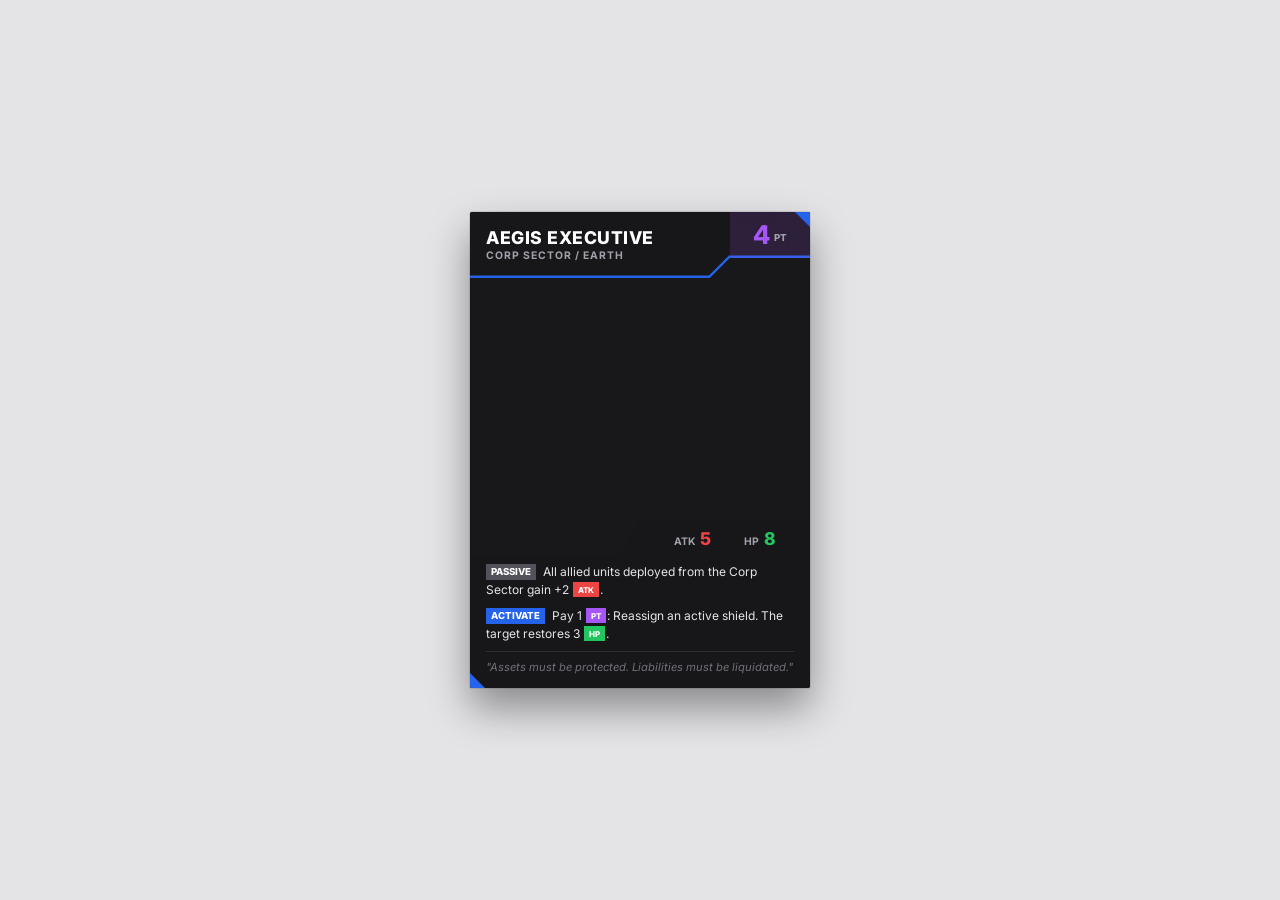
<file: .original-deisng-card/v0/index.html>
<!DOCTYPE html>
<html lang="en">

<head>
	<meta charset="UTF-8">
	<meta name="viewport" content="width=device-width, initial-scale=1.0">
	<title>Modern Professional TCG Card - Blue Theme</title>
	<link href="https://fonts.googleapis.com/css2?family=Inter:wght@400;500;700;800&display=swap" rel="stylesheet">
	<style>
		/* Reset & Base Setup */
		* {
			box-sizing: border-box;
			margin: 0;
			padding: 0;
		}

		body {
			display: flex;
			justify-content: center;
			align-items: center;
			min-height: 100vh;
			background-color: #e4e4e7;
			font-family: 'Inter', sans-serif;
		}

		/* Card Container */
		.tcg-card {
			position: relative;
			width: 340px;
			height: 476px;
			background-color: #18181b;
			box-shadow: 0 20px 40px rgba(0, 0, 0, 0.4), 0 0 0 1px rgba(0, 0, 0, 0.1);
			transition: transform 0.3s ease;
			color: #ffffff;
			border-radius: 2px;
			overflow: hidden;
		}

		.tcg-card:hover {
			transform: translateY(-8px);
		}

		/* Borderless Background Art */
		.card-bg {
			position: absolute;
			top: 0;
			left: 0;
			width: 100%;
			height: 100%;
			background: url('https://images.unsplash.com/photo-1558591710-4b4a1ae0f04d?q=80&w=800&auto=format&fit=crop') center/cover no-repeat;
			z-index: 1;
		}

		/* 
      ========================================
      TOP PANEL (Fixed Height, Sharp SVG Cut)
      ========================================
    */
		.top-panel {
			position: absolute;
			top: 0;
			left: 0;
			width: 340px;
			height: 66px;
			z-index: 2;
			background: rgba(24, 24, 27, 0.85);
			backdrop-filter: blur(12px);
			-webkit-backdrop-filter: blur(12px);
			/* SVG Mask drawing the angled shape dynamically */
			mask-image: url("data:image/svg+xml,%3Csvg xmlns='http://www.w3.org/2000/svg' width='340' height='100'%3E%3Cpath d='M0,0 L340,0 L340,46 L260,46 L240,66 L0,66 Z' fill='black'/%3E%3C/svg%3E");
			-webkit-mask-image: url("data:image/svg+xml,%3Csvg xmlns='http://www.w3.org/2000/svg' width='340' height='100'%3E%3Cpath d='M0,0 L340,0 L340,46 L260,46 L240,66 L0,66 Z' fill='black'/%3E%3C/svg%3E");
		}

		/* Info Data */
		.identity-box {
			position: absolute;
			top: 0;
			left: 0;
			width: 240px;
			height: 66px;
			padding: 12px 16px;
			display: flex;
			flex-direction: column;
			justify-content: center;
		}

		.card-name {
			font-size: 1.1rem;
			font-weight: 800;
			text-transform: uppercase;
			letter-spacing: 0.5px;
			line-height: 1.1;
			color: #ffffff;
		}

		.card-origin {
			font-size: 0.65rem;
			font-weight: 700;
			color: #a1a1aa;
			text-transform: uppercase;
			letter-spacing: 1px;
			margin-top: 2px;
		}

		.pt-box {
			position: absolute;
			top: 0;
			right: 0;
			width: 80px;
			height: 46px;
			display: flex;
			align-items: center;
			justify-content: center;
			gap: 4px;
			background: rgba(168, 85, 247, 0.15);
			/* Subtle purple tint */
		}

		.pt-value {
			font-size: 1.6rem;
			font-weight: 800;
			color: #a855f7;
			/* Purple */
			line-height: 1;
		}

		.pt-label {
			font-size: 0.6rem;
			font-weight: 800;
			color: #a1a1aa;
			margin-top: 4px;
		}

		/* 
      ========================================
      BOTTOM PANEL (Dynamic Height tightly hugs text)
      ========================================
    */
		.bottom-panel {
			position: absolute;
			bottom: 0;
			left: 0;
			width: 340px;
			z-index: 2;
			/* Dynamic height via padding */
			padding: 42px 16px 14px 16px;
			background: rgba(24, 24, 27, 0.85);
			backdrop-filter: blur(12px);
			-webkit-backdrop-filter: blur(12px);
			/* Extremely tall bottom edge so mask naturally allows infinite container growth */
			mask-image: url("data:image/svg+xml,%3Csvg xmlns='http://www.w3.org/2000/svg' width='340' height='1000'%3E%3Cpath d='M0,34 L150,34 L170,0 L340,0 L340,1000 L0,1000 Z' fill='black'/%3E%3C/svg%3E");
			-webkit-mask-image: url("data:image/svg+xml,%3Csvg xmlns='http://www.w3.org/2000/svg' width='340' height='1000'%3E%3Cpath d='M0,34 L150,34 L170,0 L340,0 L340,1000 L0,1000 Z' fill='black'/%3E%3C/svg%3E");
		}

		/* Stats strictly contained in the raised cut above abilities */
		.stats-box {
			position: absolute;
			top: 0;
			right: 0;
			width: 170px;
			height: 34px;
			display: flex;
			align-items: center;
			justify-content: space-evenly;
		}

		.stat {
			display: flex;
			align-items: baseline;
			gap: 5px;
		}

		.stat-label {
			font-size: 0.65rem;
			font-weight: 700;
			color: #a1a1aa;
		}

		.stat-value {
			font-size: 1.1rem;
			font-weight: 800;
		}

		.stat-atk .stat-value {
			color: #ef4444;
		}

		/* Red ATK */
		.stat-hp .stat-value {
			color: #22c55e;
		}

		/* Green HP */

		/* Tight, space-efficient Abilities Box */
		.abilities-box {
			display: flex;
			flex-direction: column;
			gap: 8px;
		}

		.ability {
			font-size: 0.75rem;
			line-height: 1.5;
			color: #e4e4e7;
		}

		.ability-trigger {
			display: inline-block;
			background-color: #2563eb;
			/* Theme Blue */
			color: #ffffff;
			font-size: 0.6rem;
			font-weight: 800;
			text-transform: uppercase;
			padding: 1px 5px;
			margin-right: 4px;
			vertical-align: top;
			margin-top: 1px;
		}

		.ability-trigger.passive {
			background-color: #52525b;
			color: #ffffff;
		}

		/* 
      Inline Icons (Fixed!) 
      Uses padding instead of width so it grows dynamically to fit the text 
    */
		.inline-icon {
			display: inline-flex;
			align-items: center;
			justify-content: center;
			height: 15px;
			/* Fixed height keeps line-spacing completely unaffected */
			padding: 0 5px;
			/* Horizontal padding handles variable width automatically */
			font-size: 8px;
			font-weight: 800;
			color: #ffffff;
			vertical-align: middle;
			margin: -2px 1px 0 1px;
			/* Slight softening to make it look like a badge */
		}

		.icon-atk {
			background-color: #ef4444;
		}

		/* Red */
		.icon-hp {
			background-color: #22c55e;
		}

		/* Green */
		.icon-pt {
			background-color: #a855f7;
		}

		/* Purple */

		/* Flavor Text */
		.flavor-text {
			font-size: 0.7rem;
			font-style: italic;
			color: #71717a;
			margin-top: 8px;
			padding-top: 8px;
			border-top: 1px solid rgba(255, 255, 255, 0.1);
		}

		/* 
      ========================================
      GLOBAL SVG DECORATIONS (Borders & Corners)
      ========================================
    */
		.svg-overlays {
			position: absolute;
			top: 0;
			left: 0;
			width: 100%;
			height: 100%;
			z-index: 3;
			pointer-events: none;
		}
	</style>
</head>

<body>

	<div class="tcg-card">
		<div class="card-bg"></div>

		<!-- TOP PANEL -->
		<div class="top-panel">
			<!-- SVG border tied to the inside of the panel perfectly traces the mask in Blue -->
			<svg width="340" height="66" style="position:absolute; top:0; left:0;">
				<polyline points="0,66 240,66 260,46 340,46" fill="none" stroke="#2563eb" stroke-width="5" />
			</svg>

			<div class="identity-box">
				<div class="card-name">Aegis Executive</div>
				<div class="card-origin">Corp Sector / Earth</div>
			</div>

			<div class="pt-box">
				<span class="pt-value">4</span>
				<span class="pt-label">PT</span>
			</div>
		</div>

		<!-- BOTTOM PANEL -->
		<div class="bottom-panel">
			<!-- SVG border traces the exact angled shape of the bottom panel mask in Blue -->
			<svg width="340" height="34" style="position:absolute; top:0; left:0;">
				<polyline points="0,34 150,34 170,0 340,0" fill="none" stroke="#2563eb" stroke-width="0" />
			</svg>

			<!-- Stats placed directly inside the raised top-right angle -->
			<div class="stats-box">
				<div class="stat stat-atk">
					<span class="stat-label">ATK</span>
					<span class="stat-value">5</span>
				</div>
				<div class="stat stat-hp">
					<span class="stat-label">HP</span>
					<span class="stat-value">8</span>
				</div>
			</div>

			<!-- Abilities dictate the height of the entire bottom panel tightly -->
			<div class="abilities-box">
				<div class="ability">
					<span class="ability-trigger passive">Passive</span>
					<span>All allied units deployed from the Corp Sector gain +2 <span
							class="inline-icon icon-atk">ATK</span>.</span>
				</div>
				<div class="ability">
					<span class="ability-trigger">Activate</span>
					<span>Pay 1 <span class="inline-icon icon-pt">PT</span>: Reassign an active shield. The target
						restores 3 <span class="inline-icon icon-hp">HP</span>.</span>
				</div>
			</div>

			<div class="flavor-text">
				"Assets must be protected. Liabilities must be liquidated."
			</div>
		</div>

		<!-- STATIC CORNER ACCENTS -->
		<!-- Positioned globally so they render sharply in the corners of the card bounds -->
		<svg class="svg-overlays" width="340" height="476" viewBox="0 0 340 476">
			<!-- Top Right Corner Cut (Blue) -->
			<polygon points="325,0 340,0 340,15" fill="#2563eb" />
			<!-- Bottom Left Corner Cut (Blue) -->
			<polygon points="0,476 15,476 0,461" fill="#2563eb" />
		</svg>

	</div>

</body>

</html>
</file>
